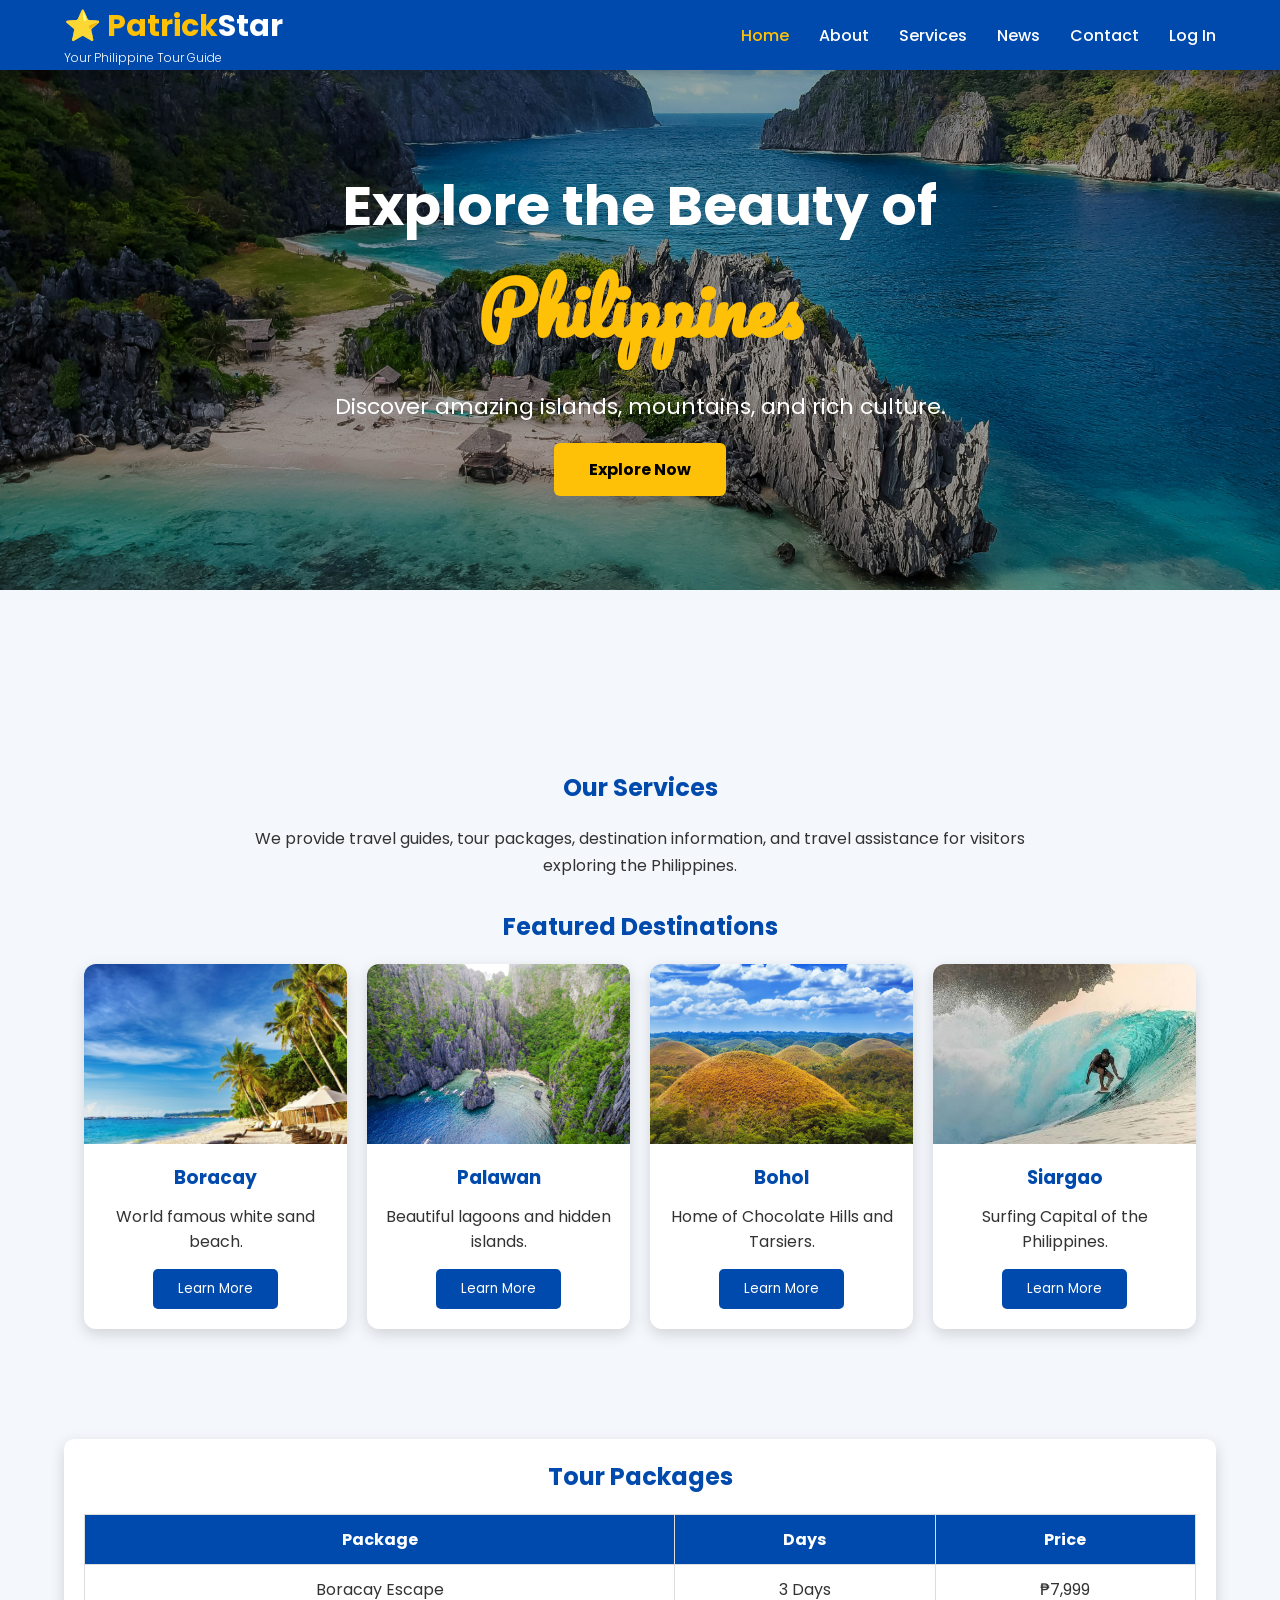
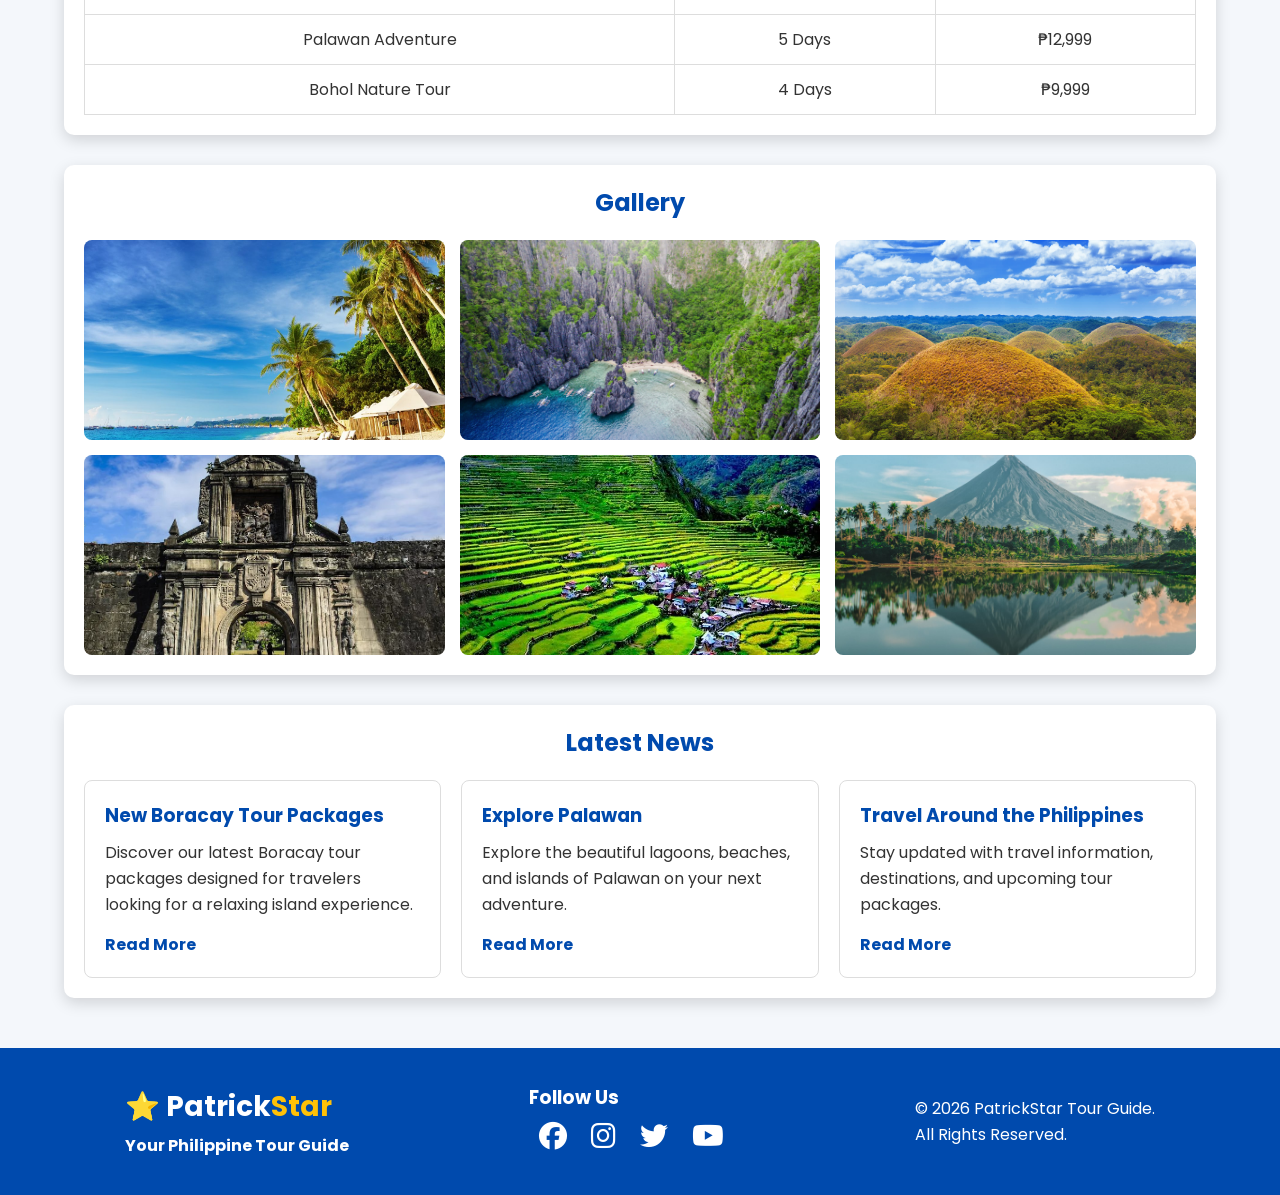
<file: index.html>
<!DOCTYPE html>
<html lang="en">
    <head>
        <meta charset="UTF-8">
        <meta name="viewport" content="width=device-width, initial-scale=1.0">
        <title>PatrickStar Tour Guide</title>

        <link rel="stylesheet" href="PatrickStarcss.css">
        
        <link href="https://fonts.googleapis.com/css2?family=Poppins:wght@300;400;500;600;700&family=Pacifico&display=swap" rel="stylesheet">
        <link rel="stylesheet" href=
            "https://cdnjs.cloudflare.com/ajax/libs/font-awesome/6.6.0/css/all.min.css">
    </head>

    <body>
        <!-- NAVIGATION -->
        <header>
            <nav class="navbar">
                <div class="logo">
                    ⭐ <span>Patrick</span>Star
                    <small>Your Philippine Tour Guide</small>
                </div>
                <ul class="nav-links">
                    <li><a href="index.html" class="active" aria-current="page">Home</a></li>
                    <li><a href="PSAbout.html">About</a></li>
                    <li><a href="PSServices.html">Services</a></li>
                    <li><a href="PSNews.html">News</a></li>
                    <li><a href="PSContact.html">Contact</a></li>
                    <li><a href="PSLogin.html">Log In</a></li>
                </ul>
            </nav>
        </header>

        <!-- HOME / HERO -->
        <section id="home" class="hero">
            <div class="overlay">
                <h1>Explore the Beauty of</h1>
                <h2>Philippines</h2>
                <p>
                    Discover amazing islands, mountains,
                    and rich culture.
                </p>
                <a href="PSServices.html" class="btn">Explore Now</a>
            </div>
        </section>

        <!-- SERVICES -->
        <section id="services" class="destinations">
            <h2>Our Services</h2>

            <p class="section-description">
                We provide travel guides, tour packages,
                destination information, and travel assistance
                for visitors exploring the Philippines.
            </p>

            <h2>Featured Destinations</h2>
            
            <div class="card-container">
                <!-- BORACAY -->
                <div class="card">
                    <img src="unique-boracay-island.jpg"
                        alt="Boracay Island">
                    <h3>Boracay</h3>
                    <p>World famous white sand beach.</p>
                    <button type="button"
                            data-modal-open="boracay-modal">
                        Learn More
                    </button>
                </div>

                <!-- PALAWAN -->
                <div class="card">
                    <img src="limestone-tower-forest-at-secret-lagoon-beach-miniloc-island-palawan-philippines.jpg"
                        alt="Palawan">
                    <h3>Palawan</h3>
                    <p>Beautiful lagoons and hidden islands.</p>
                    <button type="button"
                            data-modal-open="palawan-modal">
                        Learn More
                    </button>
                </div>

                <!-- BOHOL -->
                <div class="card">
                    <img src="domv31ccrsr0cco9tgqt.jpg"
                        alt="Bohol Chocolate Hills">
                    <h3>Bohol</h3>
                    <p>Home of Chocolate Hills and Tarsiers.</p>
                    <button type="button"
                            data-modal-open="bohol-modal">
                        Learn More
                    </button>
                </div>

                <!-- SIARGAO -->
                <div class="card">
                    <img src="surf-shot-instagram-siagao.jpg"
                        alt="Siargao">
                    <h3>Siargao</h3>
                    <p>Surfing Capital of the Philippines.</p>
                    <button type="button"
                            data-modal-open="siargao-modal">
                        Learn More
                    </button>
                </div>
            </div>
        </section>

        <!-- TOUR PACKAGES -->
        <section class="lower">
            <div id="packages" class="packages">
                <h2>Tour Packages</h2>
                <table>
                    <tr>
                        <th>Package</th>
                        <th>Days</th>
                        <th>Price</th>
                    </tr>
                    <tr>
                        <td>Boracay Escape</td>
                        <td>3 Days</td>
                        <td>₱7,999</td>
                    </tr>
                    <tr>
                        <td>Palawan Adventure</td>
                        <td>5 Days</td>
                        <td>₱12,999</td>
                    </tr>
                    <tr>
                        <td>Bohol Nature Tour</td>
                        <td>4 Days</td>
                        <td>₱9,999</td>
                    </tr>
                </table>
            </div>

            <!-- GALLERY -->
            <div id="gallery" class="gallery">
                <h2>Gallery</h2>
                <div class="gallery-grid">
                    <img src="unique-boracay-island.jpg" alt="Boracay">
                    <img src="limestone-tower-forest-at-secret-lagoon-beach-miniloc-island-palawan-philippines.jpg" alt="Palawan">
                    <img src="domv31ccrsr0cco9tgqt.jpg" alt="Bohol">
                    <img src="fort-santiago.jpg" alt="Fort Santiago">
                    <img src="banaue-travelgeni.jpg" alt="Banaue Rice Terraces">
                    <img src="Hand-Luggage-Only-10-5.jpg" alt="Philippine Landscape">
                </div>
            </div>

            <!-- NEWS -->
            <div id="news" class="news">
                <h2>Latest News</h2>
                <div class="news-container">
                    <div class="news-card">
                        <h3>New Boracay Tour Packages</h3>
                        <p>
                            Discover our latest Boracay tour
                            packages designed for travelers
                            looking for a relaxing island experience.
                        </p>
                        <a href="PSNews.html">Read More</a>
                    </div>
                    <div class="news-card">
                        <h3>Explore Palawan</h3>
                        <p>
                            Explore the beautiful lagoons,
                            beaches, and islands of Palawan
                            on your next adventure.
                        </p>
                        <a href="PSNews.html">Read More</a>
                    </div>
                    <div class="news-card">
                        <h3>Travel Around the Philippines</h3>
                        <p>
                            Stay updated with travel information,
                            destinations, and upcoming tour packages.
                        </p>
                        <a href="PSNews.html">Read More</a>
                    </div>
                </div>
            </div>
        </section>

        <!-- FOOTER -->
        <footer>
            <div class="footer-logo">
                ⭐ Patrick<span>Star</span>
                <p>Your Philippine Tour Guide</p>
            </div>
            <div class="social">
                <h3>Follow Us</h3>
                <i class="fab fa-facebook"></i>
                <i class="fab fa-instagram"></i>
                <i class="fab fa-twitter"></i>
                <i class="fab fa-youtube"></i>
            </div>
            <div class="copyright">
                © 2026 PatrickStar Tour Guide.
                <br>
                All Rights Reserved.
            </div>
        </footer>

        <!-- BORACAY POP-UP -->
        <div class="destination-modal" id="boracay-modal"
            aria-hidden="true">
            <div class="modal-content" role="dialog"
                aria-modal="true" aria-labelledby="boracay-title">
                <button class="modal-close" type="button"
                        aria-label="Close pop-up">&times;</button>

                <h2 id="boracay-title">Discover Boracay</h2>
                <img class="modal-image"
                    src="unique-boracay-island.jpg"
                    alt="Boracay white sand beach">

                <p>
                    Boracay is a famous Philippine island known
                    for its white sand beaches, clear waters,
                    beautiful sunsets, and exciting island activities.
                </p>

                <h3>Places to Explore</h3>
                <ul>
                    <li><strong>White Beach:</strong> Enjoy the sand,
                        swimming, and spectacular sunsets.</li>
                    <li><strong>D'Mall:</strong> Explore shops,
                        restaurants, and local souvenirs.</li>
                    <li><strong>Bulabog Beach:</strong> Discover
                        water sports and a different coastal view.</li>
                </ul>

                <p class="modal-tip">
                    <strong>Travel tip:</strong> Bring sunscreen,
                    comfortable clothing, and beach essentials.
                </p>
            </div>
        </div>

        <!-- PALAWAN POP-UP -->
        <div class="destination-modal" id="palawan-modal"
            aria-hidden="true">
            <div class="modal-content" role="dialog"
                aria-modal="true" aria-labelledby="palawan-title">
                <button class="modal-close" type="button"
                        aria-label="Close pop-up">&times;</button>
                <h2 id="palawan-title">Discover Palawan</h2>
                <img class="modal-image"
                    src="limestone-tower-forest-at-secret-lagoon-beach-miniloc-island-palawan-philippines.jpg"
                    alt="Palawan limestone cliffs and lagoon">
                <p>
                    Palawan is celebrated for its limestone cliffs,
                    turquoise lagoons, hidden beaches, and rich
                    marine life. It is an excellent destination
                    for nature lovers and island explorers.
                </p>
                <h3>Places to Explore</h3>
                <ul>
                    <li><strong>El Nido:</strong> Explore lagoons,
                        limestone formations, and island-hopping routes.</li>
                    <li><strong>Coron:</strong> Discover scenic lakes,
                        snorkeling spots, and clear waters.</li>
                    <li><strong>Puerto Princesa:</strong> Visit the city
                        and explore the famous underground river area.</li>
                </ul>
                <p class="modal-tip">
                    <strong>Travel tip:</strong> Book popular boat tours
                    in advance and bring waterproof bags for your items.
                </p>
            </div>
        </div>

        <!-- BOHOL POP-UP -->
        <div class="destination-modal" id="bohol-modal"
            aria-hidden="true">
            <div class="modal-content" role="dialog"
                aria-modal="true" aria-labelledby="bohol-title">
                <button class="modal-close" type="button"
                        aria-label="Close pop-up">&times;</button>
                <h2 id="bohol-title">Discover Bohol</h2>
                <img class="modal-image"
                    src="domv31ccrsr0cco9tgqt.jpg"
                    alt="Bohol Chocolate Hills">
                <p>
                    Bohol is known for its unusual Chocolate Hills,
                    tiny tarsiers, countryside scenery, and beautiful
                    beaches. It offers a mix of nature, culture,
                    and family-friendly sightseeing.
                </p>
                <h3>Places to Explore</h3>
                <ul>
                    <li><strong>Chocolate Hills:</strong> See the
                        island's famous cone-shaped hills.</li>
                    <li><strong>Tarsier Conservation Areas:</strong>
                        Learn about the small native primates.</li>
                    <li><strong>Panglao Island:</strong> Enjoy beaches,
                        snorkeling, and coastal views.</li>
                </ul>
                <p class="modal-tip">
                    <strong>Travel tip:</strong> Plan time for the
                    countryside attractions and wear comfortable shoes.
                </p>
            </div>
        </div>

        <!-- SIARGAO POP-UP -->
        <div class="destination-modal" id="siargao-modal"
            aria-hidden="true">
            <div class="modal-content" role="dialog"
                aria-modal="true" aria-labelledby="siargao-title">
                <button class="modal-close" type="button"
                        aria-label="Close pop-up">&times;</button>
                <h2 id="siargao-title">Discover Siargao</h2>
                <img class="modal-image"
                    src="surf-shot-instagram-siagao.jpg"
                    alt="Siargao island and surfing">
                <p>
                    Siargao is famous for surfing, palm-lined roads,
                    natural pools, and relaxed island life. Visitors
                    can enjoy both outdoor adventures and peaceful
                    coastal scenery.
                </p>
                <h3>Places to Explore</h3>
                <ul>
                    <li><strong>Cloud 9:</strong> Visit the island's
                        well-known surfing area.</li>
                    <li><strong>Magpupungko Rock Pools:</strong>
                        See natural tidal pools when conditions allow.</li>
                    <li><strong>Sugba Lagoon:</strong> Enjoy the
                        beautiful lagoon and its surrounding scenery.</li>
                </ul>
                <p class="modal-tip">
                    <strong>Travel tip:</strong> Check tide and weather
                    conditions before visiting natural pools or joining
                    water activities.
                </p>
            </div>
        </div>

        <!-- POP-UP JAVASCRIPT -->
        <script src="PatrickStarjs.js" defer></script>
    </body>
</html>
</file>
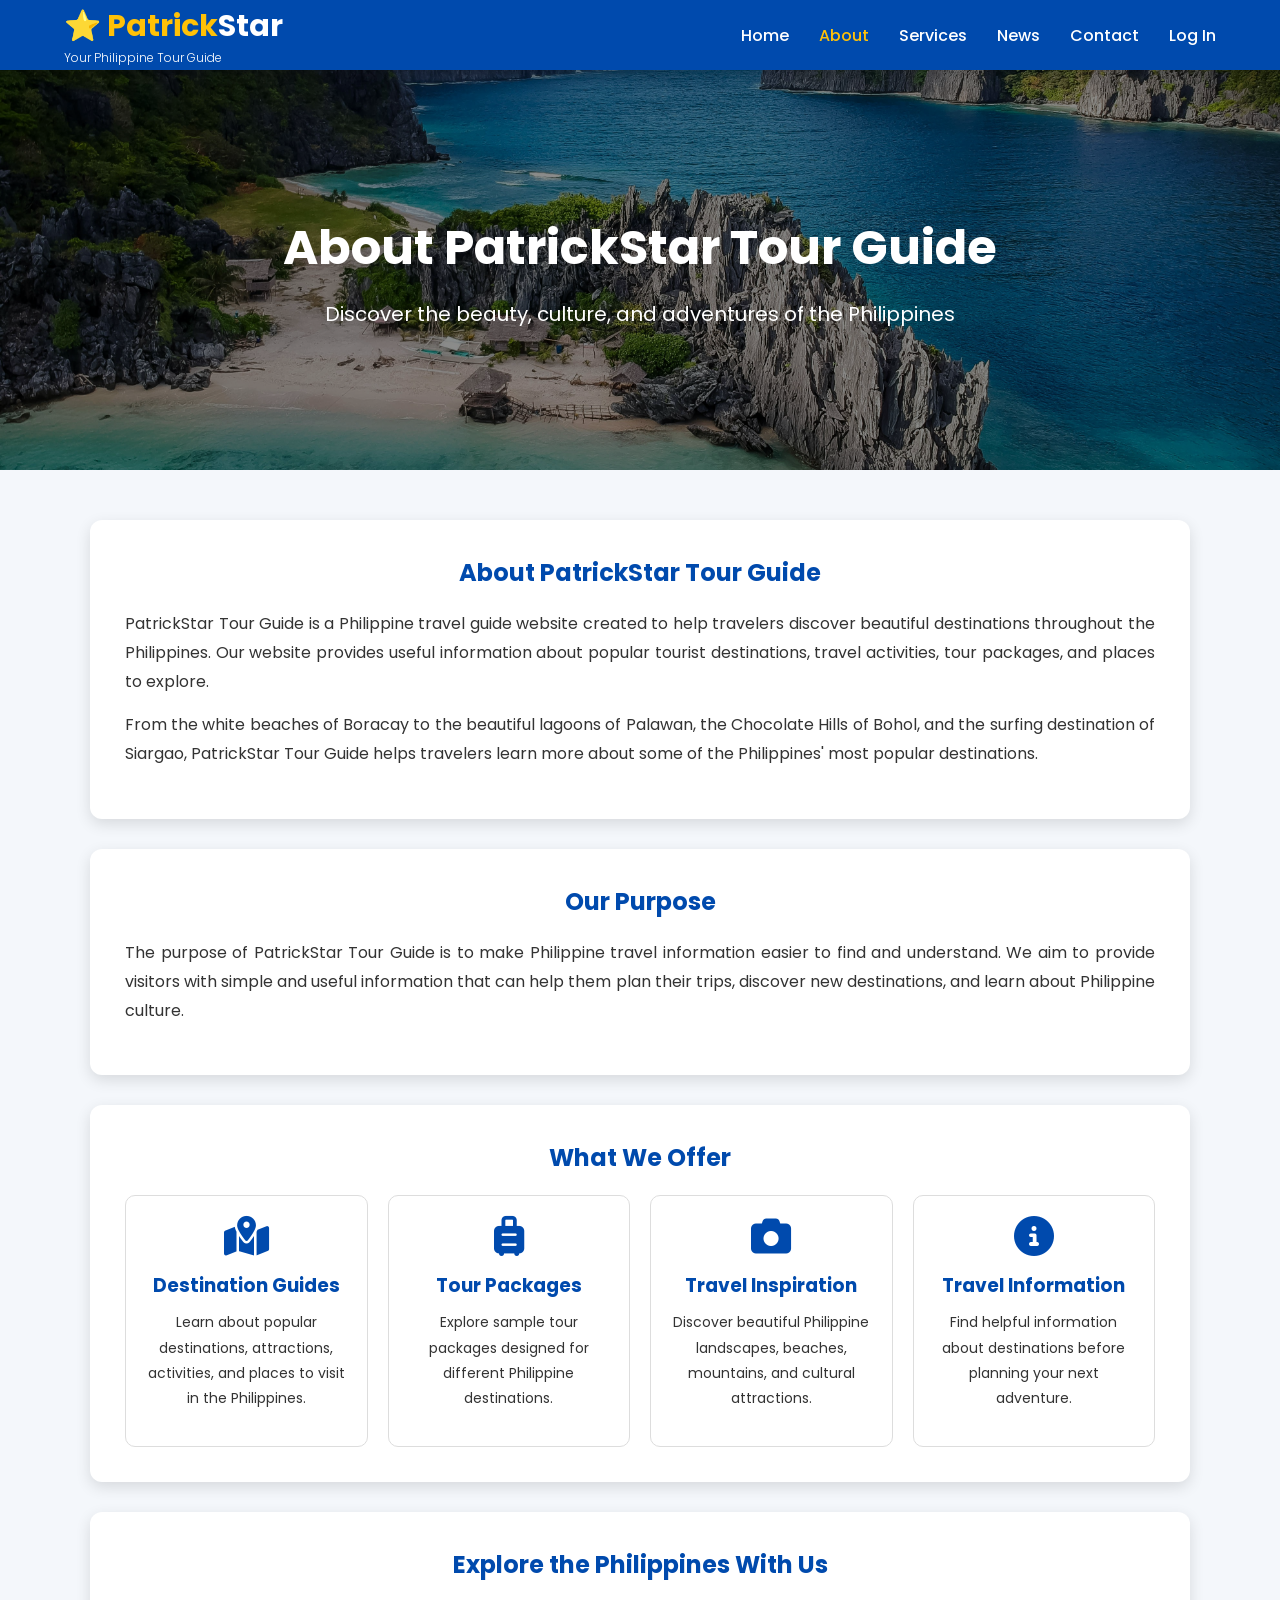
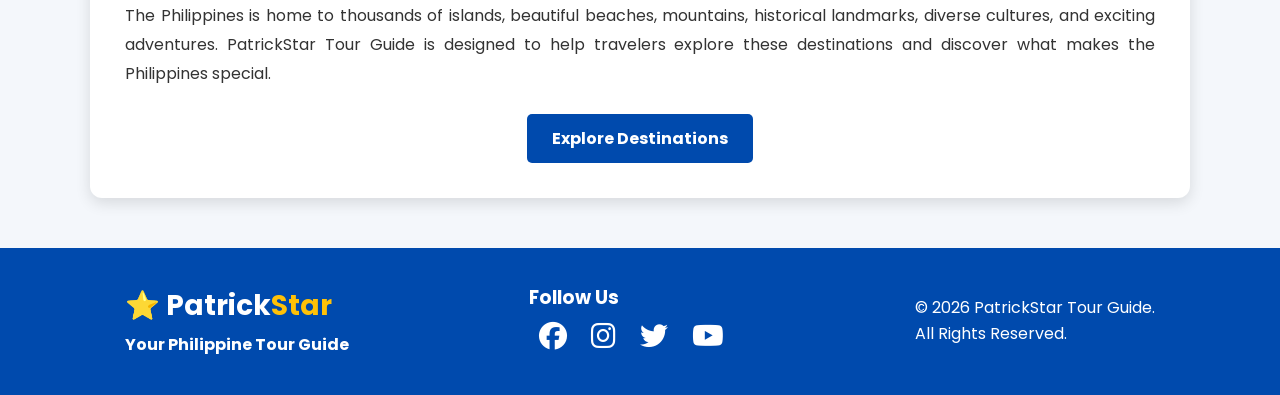
<file: PSAbout.html>
<!DOCTYPE html>
<html lang="en">
    <head>
        <meta charset="UTF-8">
        <meta name="viewport" content="width=device-width, initial-scale=1.0">
        <title>About Us | PatrickStar Tour Guide</title>

        <link rel="stylesheet"href= "PatrickStarcss.css">

        <link href="https://fonts.googleapis.com/css2?family=Poppins:wght@300;400;500;600;700&family=Pacifico&display=swap"rel="stylesheet">
        <link rel="stylesheet"href="
            https://cdnjs.cloudflare.com/ajax/libs/font-awesome/6.6.0/css/all.min.css">
    </head>

    <body>
        <!-- NAVIGATION -->
        <header>
        <nav class="navbar">
            <div class="logo">
                ⭐ <span>Patrick</span>Star
                <small> Your Philippine Tour Guide </small>
            </div>
            <ul class="nav-links">
                <li><a href="index.html">Home</a></li>
                <li><a href="PSAbout.html" class="active" aria-current="page">About</a></li>
                <li><a href="PSServices.html">Services</a></li>
                <li><a href="PSNews.html">News</a></li>
                <li><a href="PSContact.html">Contact</a></li>
                <li><a href="PSLogin.html">Log In</a></li>
            </ul>
        </nav>
    </header>
    <!-- ABOUT HERO -->
     <section class="about-hero"> 
        <div class="about-overlay">
            <h1>
                About PatrickStar Tour Guide
            </h1>
            <p> Discover the beauty, culture, and adventures of the Philippines</p>
        </div> </section>
    <!-- ABOUT CONTENT -->
     <section class="about-content">
        <div class="about-box">
            <h2> About PatrickStar Tour Guide </h2>
            <p>
                PatrickStar Tour Guide is a Philippine travel guide website created to help travelers discover beautiful destinations throughout 
                the Philippines. Our website provides useful information about popular tourist destinations, travel activities, tour packages, and 
                places to explore.
            </p>
            <p> From the white beaches of Boracay to the beautiful lagoons of Palawan, the Chocolate Hills of Bohol, and the surfing destination 
                of Siargao, PatrickStar Tour Guide helps travelers learn more about some of the Philippines' most popular destinations.
            </p>
        </div>
        
        <div class="about-box">
            <h2>Our Purpose</h2>
            <p>
                The purpose of PatrickStar Tour Guide is to make Philippine travel information easier to find and understand. We aim to provide 
                visitors with simple and useful information that can help them plan their trips, discover new destinations, and learn about
                Philippine culture.
            </p>
        </div>
        
        <div class="about-box">
            <h2>What We Offer</h2>
            <div class="about-features">
                <div class="feature">
                    <i class="fas fa-map-location-dot"></i>
                    <h3>Destination Guides</h3>
                    <p>
                        Learn about popular
                        destinations, attractions,
                        activities, and places to visit
                        in the Philippines.
                    </p>
                </div>
                
                <div class="feature">
                    <i class="fas fa-suitcase-rolling"></i>
                    <h3>Tour Packages</h3>
                    <p>
                        Explore sample tour
                        packages designed for
                        different Philippine
                        destinations.
                    </p>
                </div>
                
                <div class="feature">
                    <i class="fas fa-camera"></i>
                    <h3>Travel Inspiration</h3>
                    <p>
                        Discover beautiful Philippine
                        landscapes, beaches,
                        mountains, and cultural
                        attractions.
                    </p>
                </div>
                
                <div class="feature">
                    <i class="fas fa-circle-info"></i>
                    <h3>Travel Information</h3>
                    <p>
                        Find helpful information
                        about destinations before
                        planning your next 
                        adventure.
                    </p>
                </div>
            </div>
        </div>
        <div class="about-box">
            <h2>Explore the Philippines With Us</h2>
            <p>
                The Philippines is home to thousands of islands, beautiful beaches, mountains, historical landmarks, diverse cultures, and
                exciting adventures. PatrickStar Tour Guide is designed to help travelers explore these destinations and discover what makes the
                Philippines special.
            </p>
            <a href="PSServices.html" class="about-button">Explore Destinations</a>
        </div>
    </section>
    
    <!-- FOOTER -->
     <footer>
        <div class="footer-logo">
            ⭐ Patrick<span>Star</span>
            <p>Your Philippine Tour Guide</p>
        </div>
        <div class="social">
            <h3>Follow Us</h3>
            <i class="fab fa-facebook"></i>
            <i class="fab fa-instagram"></i>
            <i class="fab fa-twitter"></i>
            <i class="fab fa-youtube"></i>
        </div>
        <div class="copyright">
            © 2026 PatrickStar Tour Guide.
            <br>
            All Rights Reserved.
        </div>
        </footer>
    </body>
</html>
</file>
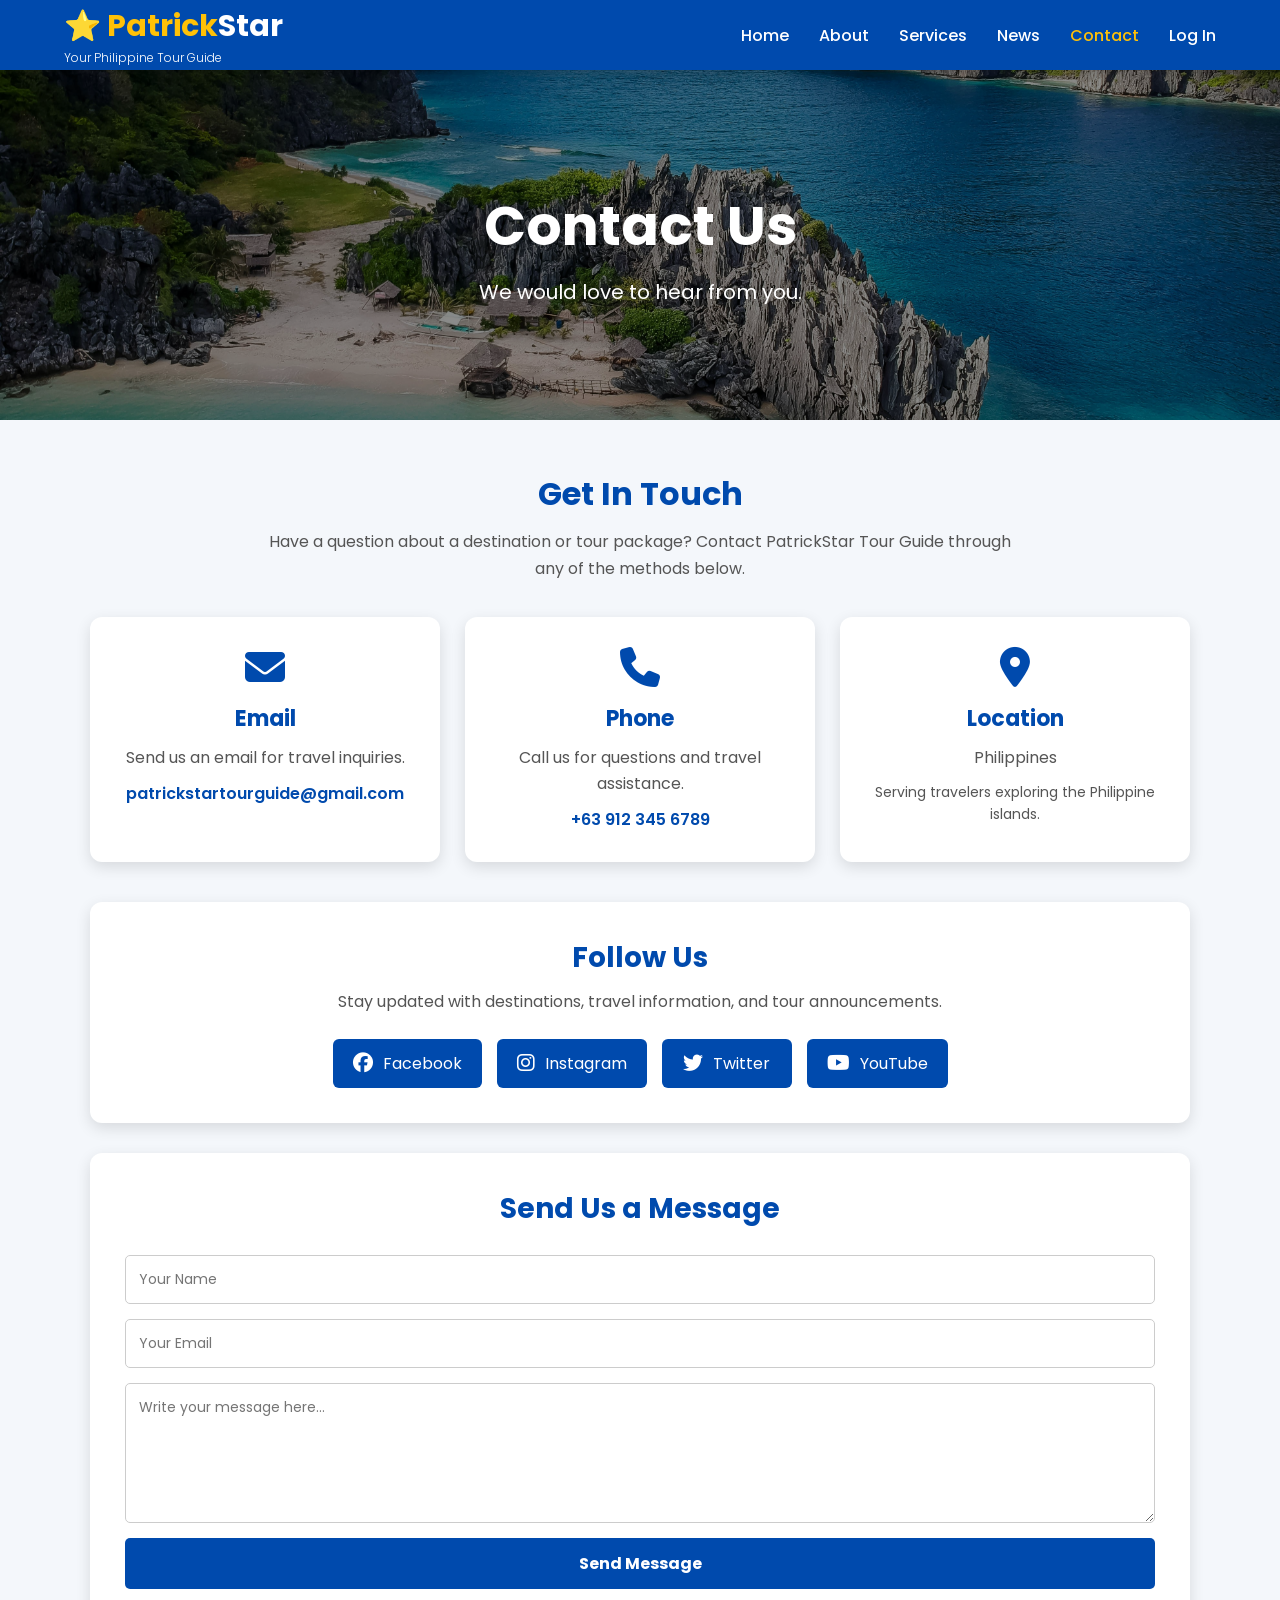
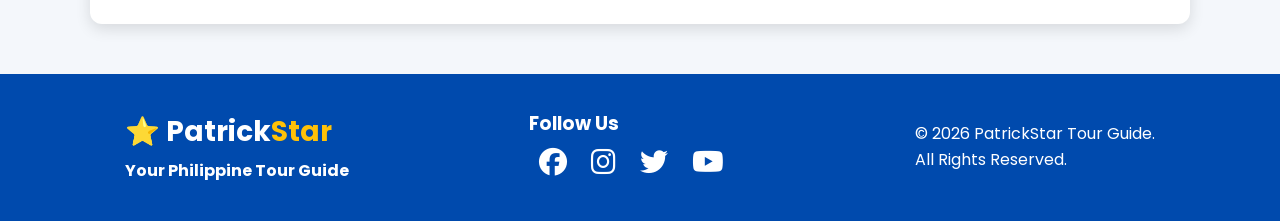
<file: PSContact.html>
<!DOCTYPE html>
<html lang="en">
    <head>
        <meta charset="UTF-8">
        <meta name="viewport" content="width=device-width, initial-scale=1.0">
        <title>Contact Us | PatrickStar Tour Guide</title>
        <link rel="stylesheet" href="PatrickStarcss.css">
        <link href="https://fonts.googleapis.com/css2?family=Poppins:wght@300;400;500;600;700&family=Pacifico&display=swap" rel="stylesheet">
        <link rel="stylesheet" href="https://cdnjs.cloudflare.com/ajax/libs/font-awesome/6.6.0/css/all.min.css">
    </head>

    <body>
        <!-- NAVIGATION -->
        <header>
            <nav class="navbar">
                <div class="logo">
                    ⭐ <span>Patrick</span>Star
                    <small>Your Philippine Tour Guide</small>
                </div>
                <ul class="nav-links">
                    <li><a href="index.html">Home</a></li>
                    <li><a href="PSAbout.html">About</a></li>
                    <li><a href="PSServices.html">Services</a></li>
                    <li><a href="PSNews.html">News</a></li>
                    <li><a href="PSContact.html" class="active" aria-current="page">Contact</a></li>
                    <li><a href="PSLogin.html">Log In</a></li>
                </ul>
            </nav>
        </header>
        <!-- CONTACT HERO -->
        <section class="contact-hero">
            <div class="contact-overlay">
                <h1>
                    Contact Us
                </h1>
                <p>
                    We would love to hear from you.
                </p>
            </div>
        </section>
        <!-- CONTACT CONTENT -->
        <section class="contact-page">
            <h2>
                Get In Touch
            </h2>
            <p class="contact-description">
                Have a question about a destination or tour package?
                Contact PatrickStar Tour Guide through any of the
                methods below.
            </p>
            <div class="contact-container">
                <!-- EMAIL -->
                <div class="contact-card">
                    <i class="fas fa-envelope"></i>
                    <h3>
                        Email
                    </h3>
                    <p>
                        Send us an email for travel inquiries.
                    </p>
                    <a href="mailto:patrickstartourguide@gmail.com">
                        patrickstartourguide@gmail.com
                    </a>
                </div>
                <!-- PHONE -->
                <div class="contact-card">
                    <i class="fas fa-phone"></i>
                    <h3>
                        Phone
                    </h3>
                    <p>
                        Call us for questions and travel assistance.
                    </p>
                    <a href="tel:+639123456789">
                        +63 912 345 6789
                    </a>
                </div>
                <!-- LOCATION -->
                <div class="contact-card">
                    <i class="fas fa-location-dot"></i>
                    <h3>
                        Location
                    </h3>
                    <p>
                        Philippines
                    </p>
                    <span>
                        Serving travelers exploring
                        the Philippine islands.
                    </span>
                </div>
            </div>
            <!-- SOCIAL MEDIA -->
            <div class="social-section">
                <h2>
                    Follow Us
                </h2>
                <p>
                    Stay updated with destinations,
                    travel information, and tour announcements.
                </p>
                <div class="social-links">
                    <a href="#" class="facebook">
                        <i class="fab fa-facebook"></i>
                        Facebook
                    </a>
                    <a href="#" class="instagram">
                        <i class="fab fa-instagram"></i>
                        Instagram
                    </a>
                    <a href="#" class="twitter">
                        <i class="fab fa-twitter"></i>
                        Twitter
                    </a>
                    <a href="#" class="youtube">
                        <i class="fab fa-youtube"></i>
                        YouTube
                    </a>
                </div>
            </div>
            <!-- INQUIRY FORM -->
            <div class="contact-form-box">
                <h2>
                    Send Us a Message
                </h2>
                <form>
                    <input type="text"placeholder="Your Name"required>
                    <input type="email"placeholder="Your Email"required>
                    <textarea placeholder="Write your message here..."required></textarea>
                    <button type="submit">Send Message</button>
                </form>
            </div>
        </section>
        <!-- FOOTER -->
        <footer>
            <div class="footer-logo">
                ⭐ Patrick<span>Star</span>
                <p>
                    Your Philippine Tour Guide
                </p>
            </div>
            <div class="social">
                <h3>
                    Follow Us
                </h3>
                <i class="fab fa-facebook"></i>
                <i class="fab fa-instagram"></i>
                <i class="fab fa-twitter"></i>
                <i class="fab fa-youtube"></i>
            </div>
            <div class="copyright">
                © 2026 PatrickStar Tour Guide.
                <br>
                All Rights Reserved.
            </div>
        </footer>
    </body>
</html>
</file>
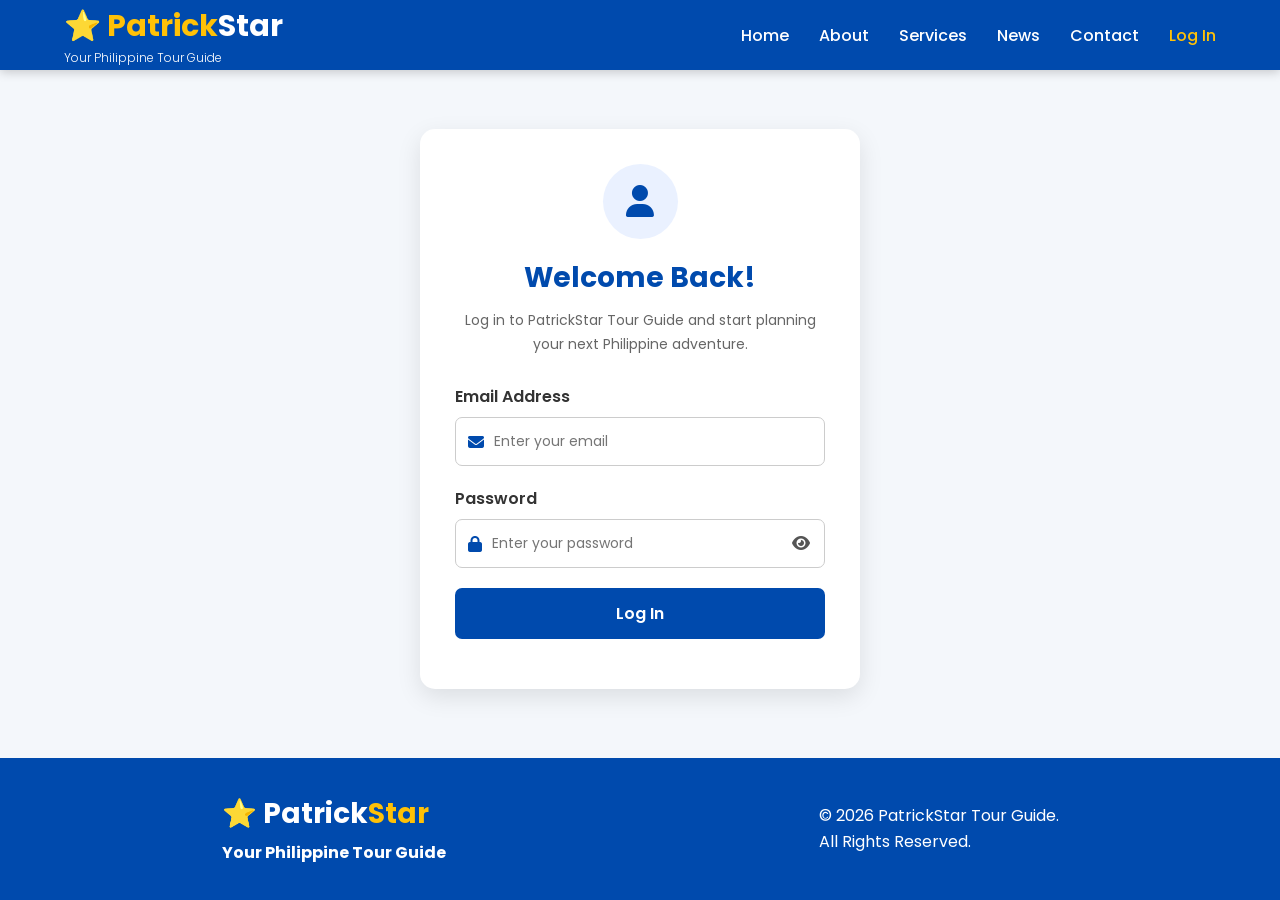
<file: PSLogin.html>
<!DOCTYPE html>
<html lang="en">
<head>
    <meta charset="UTF-8">
    <meta name="viewport" content="width=device-width, initial-scale=1.0">

    <title>Log In | PatrickStar Tour Guide</title>

    <link rel="stylesheet" href="PatrickStarcss.css">

    <link href="https://fonts.googleapis.com/css2?family=Poppins:wght@300;400;500;600;700&family=Pacifico&display=swap"
          rel="stylesheet">

    <link rel="stylesheet"
          href="https://cdnjs.cloudflare.com/ajax/libs/font-awesome/6.6.0/css/all.min.css">
</head>

<body class="login-page">

    <!-- HEADER -->
    <header>
        <nav class="navbar">
            <div class="logo">
                ⭐ <span>Patrick</span>Star
                <small>Your Philippine Tour Guide</small>
            </div>

            <ul class="nav-links">
                <li><a href="index.html">Home</a></li>
                <li><a href="PSAbout.html">About</a></li>
                <li><a href="PSServices.html">Services</a></li>
                <li><a href="PSNews.html">News</a></li>
                <li><a href="PSContact.html">Contact</a></li>
                <li><a href="PSLogin.html" class="active" aria-current="page">Log In</a></li>
            </ul>
        </nav>
    </header>

    <!-- LOGIN FORM -->
    <main class="login-wrapper">
        <section class="login-card">

            <div class="login-icon">
                <i class="fa-solid fa-user"></i>
            </div>

            <h1>Welcome Back!</h1>

            <p class="login-description">
                Log in to PatrickStar Tour Guide and start
                planning your next Philippine adventure.
            </p>

            <form id="loginForm">

                <div class="login-input-group">
                    <label for="email">Email Address</label>

                    <div class="login-input-box">
                        <i class="fa-solid fa-envelope"></i>

                        <input
                            type="email"
                            id="email"
                            name="email"
                            placeholder="Enter your email"
                            autocomplete="username"
                            required>
                    </div>
                </div>

                <div class="login-input-group">
                    <label for="password">Password</label>

                    <div class="login-input-box">
                        <i class="fa-solid fa-lock"></i>

                        <input
                            type="password"
                            id="password"
                            name="password"
                            placeholder="Enter your password"
                            autocomplete="current-password"
                            required>

                        <button
                            type="button"
                            id="togglePassword"
                            class="toggle-password"
                            aria-label="Show password"
                            aria-pressed="false">
                            <i class="fa-solid fa-eye"></i>
                        </button>
                    </div>
                </div>

                <button type="submit" class="login-button">
                    Log In
                </button>

                <p id="loginMessage"
                   class="login-message"
                   role="status"
                   aria-live="polite"></p>
            </form>
        </section>
    </main>

    <!-- FOOTER -->
    <footer>
        <div class="footer-logo">
            ⭐ Patrick<span>Star</span>
            <p>Your Philippine Tour Guide</p>
        </div>

        <div class="copyright">
            © 2026 PatrickStar Tour Guide.
            <br>
            All Rights Reserved.
        </div>
    </footer>

    <script src="PatrickStarjs.js" defer></script>

</body>
</html>
</file>
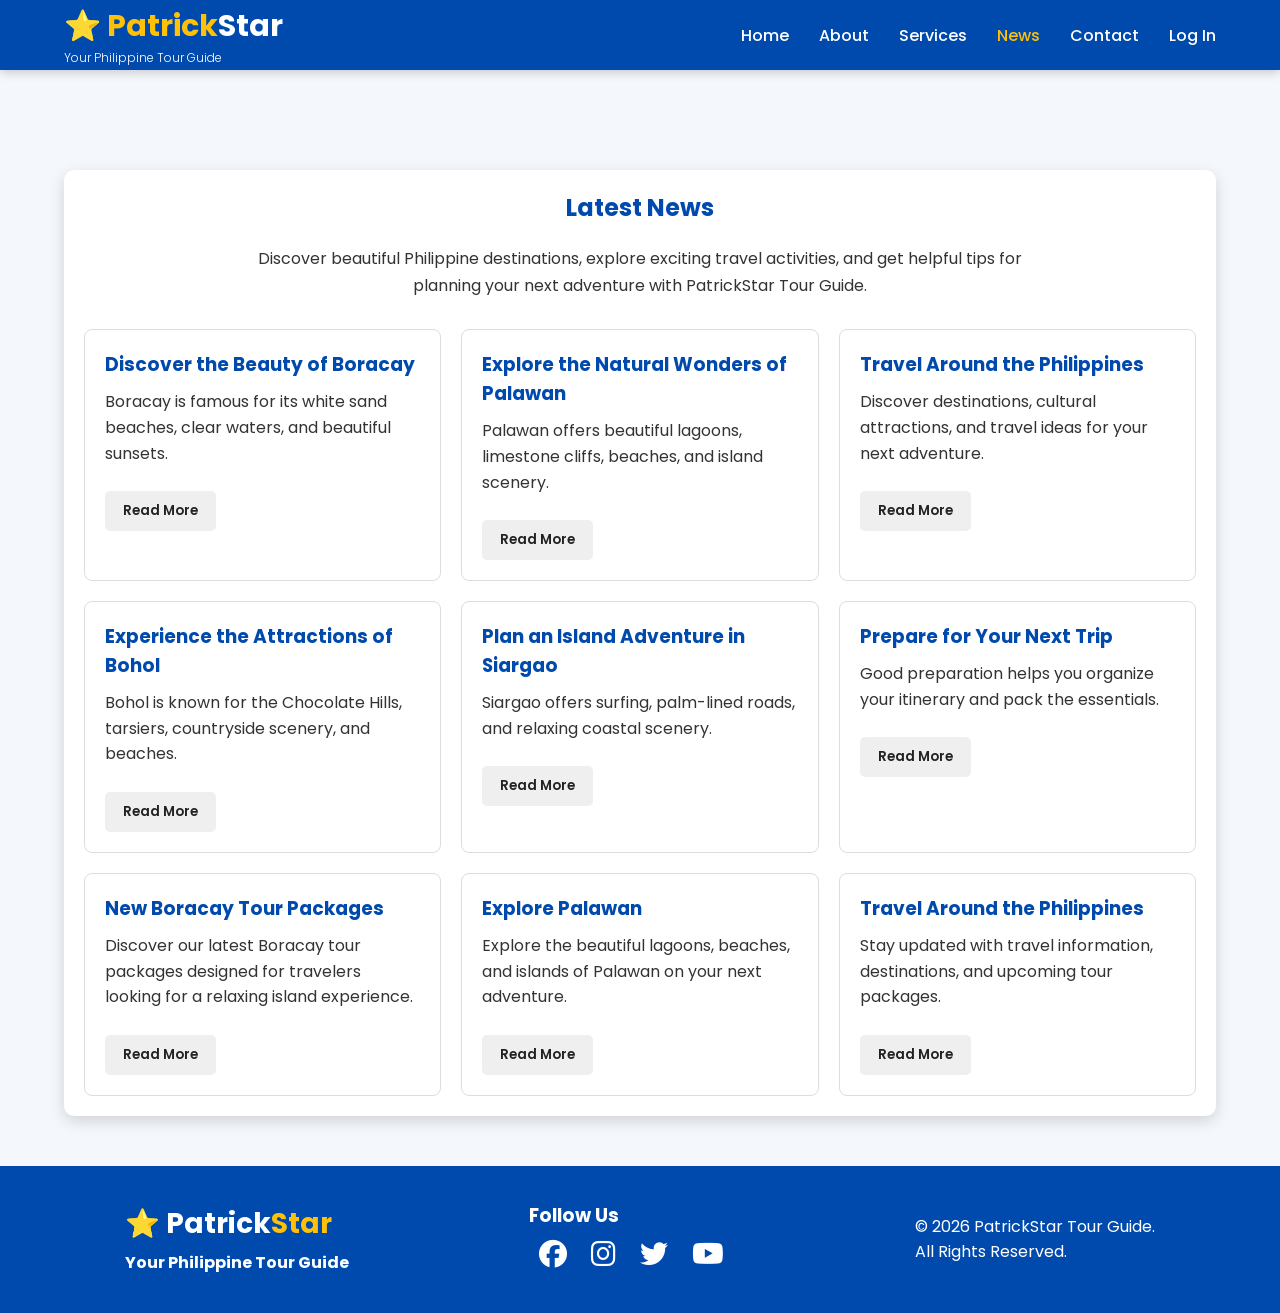
<file: PSNews.html>
<!DOCTYPE html>
<html lang="en">
    <head>
        <meta charset="UTF-8">
        <meta name="viewport" content="width=device-width, initial-scale=1.0">
        <title>Latest News | PatrickStar Tour Guide</title>

        <link rel="stylesheet" href="PatrickStarcss.css">
        
        <link href="https://fonts.googleapis.com/css2?family=Poppins:wght@300;400;500;600;700&family=Pacifico&display=swap" rel="stylesheet">
        <link rel="stylesheet"
            href="https://cdnjs.cloudflare.com/ajax/libs/font-awesome/6.6.0/css/all.min.css">
    </head>

    <body>
        <!-- NAVIGATION -->
        <header>
            <nav class="navbar">
                <div class="logo">
                    ⭐ <span>Patrick</span>Star
                    <small>Your Philippine Tour Guide</small>
                </div>

                <ul class="nav-links">
                    <li><a href="index.html">Home</a></li>
                    <li><a href="PSAbout.html">About</a></li>
                    <li><a href="PSServices.html">Services</a></li>
                    <li><a href="PSNews.html" class="active" aria-current="page">News</a></li>
                    <li><a href="PSContact.html">Contact</a></li>
                    <li><a href="PSLogin.html">Log In</a></li>
                </ul>
            </nav>
        </header>

        <!-- LATEST NEWS -->
        <section class="lower news-page">
            <div class="news">
                <h2>Latest News</h2>

                <p class="section-description">
                    Discover beautiful Philippine destinations, explore
                    exciting travel activities, and get helpful tips for
                    planning your next adventure with PatrickStar Tour Guide.
                </p>

                <div class="news-container">
                    <!-- NEWS 1 -->
                    <div class="news-card">
                        <h3>Discover the Beauty of Boracay</h3>
                        <p>
                            Boracay is famous for its white sand beaches,
                            clear waters, and beautiful sunsets.
                        </p>

                        <div class="news-details">
                            <p>
                                Visitors can enjoy beach walks, swimming,
                                island activities, and local dining.
                                Plan ahead and confirm current travel
                                schedules and activity availability.
                            </p>
                        </div>

                        <button type="button" onclick="toggleNews(this)"
                                aria-expanded="false">
                            Read More
                        </button>
                    </div>

                    <!-- NEWS 2 -->
                    <div class="news-card">
                        <h3>Explore the Natural Wonders of Palawan</h3>
                        <p>
                            Palawan offers beautiful lagoons, limestone
                            cliffs, beaches, and island scenery.
                        </p>

                        <div class="news-details">
                            <p>
                                Travelers can explore island-hopping
                                opportunities and nature attractions.
                                Follow local guidelines and help protect
                                the environment during your visit.
                            </p>
                        </div>

                        <button type="button" onclick="toggleNews(this)"
                                aria-expanded="false">
                            Read More
                        </button>
                    </div>

                    <!-- NEWS 3 -->
                    <div class="news-card">
                        <h3>Travel Around the Philippines</h3>
                        <p>
                            Discover destinations, cultural attractions,
                            and travel ideas for your next adventure.
                        </p>

                        <div class="news-details">
                            <p>
                                Research transportation, accommodation,
                                weather, and local visitor guidelines
                                before your journey. Planning ahead can
                                help make your trip smoother.
                            </p>
                        </div>

                        <button type="button" onclick="toggleNews(this)"
                                aria-expanded="false">
                            Read More
                        </button>
                    </div>

                    <!-- NEWS 4 -->
                    <div class="news-card">
                        <h3>Experience the Attractions of Bohol</h3>
                        <p>
                            Bohol is known for the Chocolate Hills,
                            tarsiers, countryside scenery, and beaches.
                        </p>

                        <div class="news-details">
                            <p>
                                Visitors can explore natural attractions
                                and learn about local culture. Check
                                current visitor rules before visiting
                                conservation areas.
                            </p>
                        </div>

                        <button type="button" onclick="toggleNews(this)"
                                aria-expanded="false">
                            Read More
                        </button>
                    </div>

                    <!-- NEWS 5 -->
                    <div class="news-card">
                        <h3>Plan an Island Adventure in Siargao</h3>
                        <p>
                            Siargao offers surfing, palm-lined roads,
                            and relaxing coastal scenery.
                        </p>

                        <div class="news-details">
                            <p>
                                Check weather and sea conditions before
                                joining water activities. Respect local
                                communities and follow safety instructions.
                            </p>
                        </div>

                        <button type="button" onclick="toggleNews(this)"
                                aria-expanded="false">
                            Read More
                        </button>
                    </div>

                    <!-- NEWS 6 -->
                    <div class="news-card">
                        <h3>Prepare for Your Next Trip</h3>
                        <p>
                            Good preparation helps you organize your
                            itinerary and pack the essentials.
                        </p>

                        <div class="news-details">
                            <p>
                                Check the weather forecast, confirm
                                reservations, prepare suitable clothing,
                                and keep your belongings secure while
                                traveling.
                            </p>
                        </div>

                        <button type="button" onclick="toggleNews(this)"
                                aria-expanded="false">
                            Read More
                        </button>
                    </div>

                    <!-- NEWS -->
                    <div class="news-card">
                        <h3>New Boracay Tour Packages</h3>
                        <p>
                            Discover our latest Boracay tour
                            packages designed for travelers
                            looking for a relaxing island experience.
                        </p>

                        <div class="news-details">
                            <p>
                                Check the weather forecast, confirm
                                reservations, prepare suitable clothing,
                                and keep your belongings secure while
                                traveling.
                            </p>
                        </div>

                        <button type="button" onclick="toggleNews(this)"
                                aria-expanded="false">
                            Read More
                        </button>
                    </div>

                    <div class="news-card">
                        <h3>Explore Palawan</h3>
                        <p>
                            Explore the beautiful lagoons,
                            beaches, and islands of Palawan
                            on your next adventure.
                        </p>

                        <div class="news-details">
                            <p>
                                Check the weather forecast, confirm
                                reservations, prepare suitable clothing,
                                and keep your belongings secure while
                                traveling.
                            </p>
                        </div>

                        <button type="button" onclick="toggleNews(this)"
                                aria-expanded="false">
                            Read More
                        </button>
                    </div>
                    
                    <div class="news-card">
                        <h3>Travel Around the Philippines</h3>
                        <p>
                            Stay updated with travel information,
                            destinations, and upcoming tour packages.
                        </p>

                        <div class="news-details">
                            <p>
                                Check the weather forecast, confirm
                                reservations, prepare suitable clothing,
                                and keep your belongings secure while
                                traveling.
                            </p>
                        </div>
                        
                        <button type="button" onclick="toggleNews(this)"
                                aria-expanded="false">
                            Read More
                        </button>
                    </div>
                </div>
            </div>
        </section>

        <!-- FOOTER -->
        <footer>
            <div class="footer-logo">
                ⭐ Patrick<span>Star</span>
                <p>Your Philippine Tour Guide</p>
            </div>

            <div class="social">
                <h3>Follow Us</h3>
                <i class="fab fa-facebook"></i>
                <i class="fab fa-instagram"></i>
                <i class="fab fa-twitter"></i>
                <i class="fab fa-youtube"></i>
            </div>

            <div class="copyright">
                © 2026 PatrickStar Tour Guide.
                <br>
                All Rights Reserved.
            </div>
        </footer>
        <script src="PatrickStarjs.js" defer></script>
    </body>
</html>
</file>
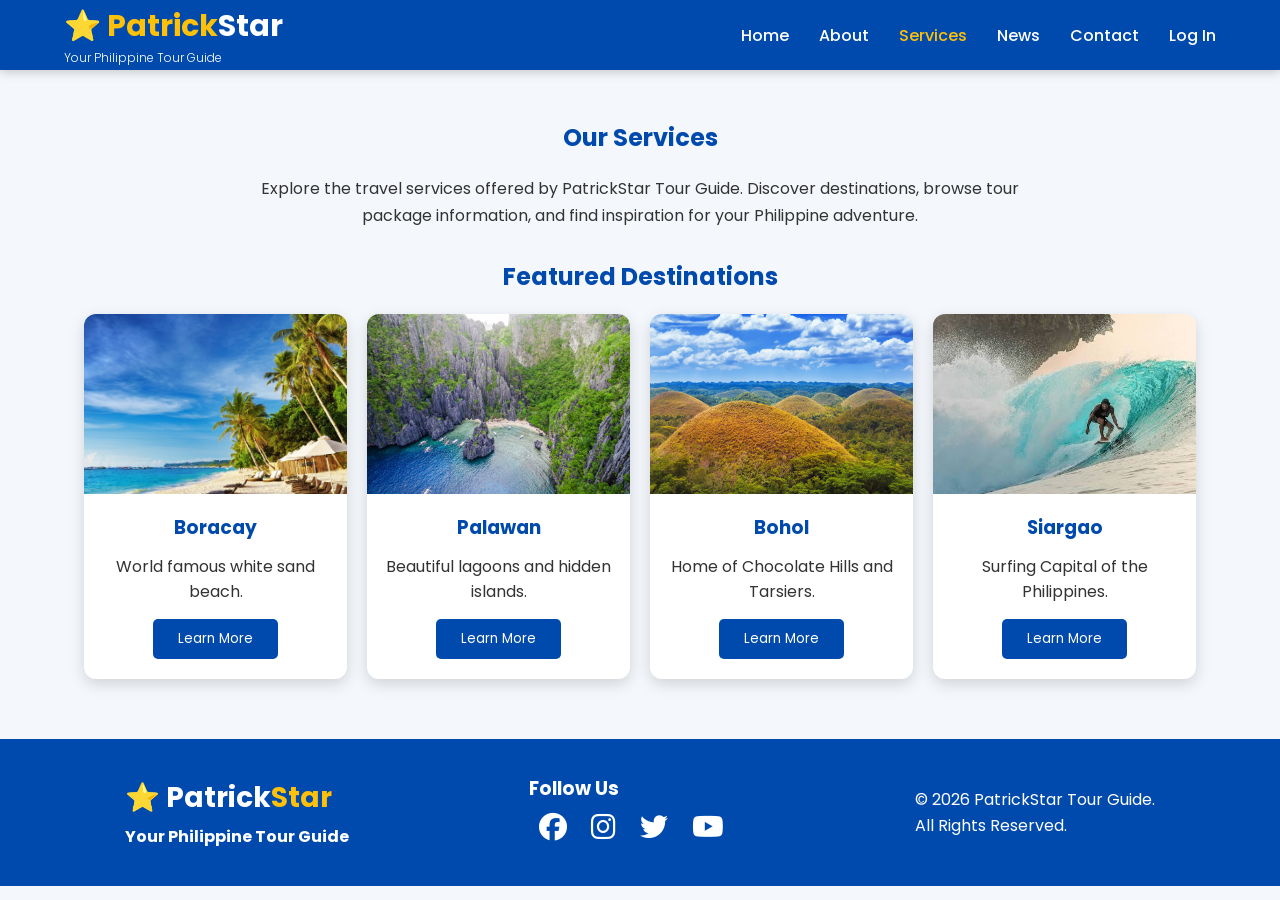
<file: PSServices.html>
<!DOCTYPE html>
<html lang="en">
    <head>
        <meta charset="UTF-8">
        <meta name="viewport" content="width=device-width, initial-scale=1.0">
        <title>Our Services | PatrickStar Tour Guide</title>

        <link rel="stylesheet" href="PatrickStarcss.css">

        <link href="https://fonts.googleapis.com/css2?family=Poppins:wght@300;400;500;600;700&family=Pacifico&display=swap" rel="stylesheet">
        <link rel="stylesheet"
            href="https://cdnjs.cloudflare.com/ajax/libs/font-awesome/6.6.0/css/all.min.css">
    </head>

    <body>
        <!-- NAVIGATION -->
        <header>
            <nav class="navbar">
                <div class="logo">
                    ⭐ <span>Patrick</span>Star
                    <small>Your Philippine Tour Guide</small>
                </div>

                <ul class="nav-links">
                    <li><a href="index.html">Home</a></li>
                    <li><a href="PSAbout.html">About</a></li>
                    <li><a href="PSServices.html" class="active" aria-current="page">Services</a></li>
                    <li><a href="PSNews.html">News</a></li>
                    <li><a href="PSContact.html">Contact</a></li>
                    <li><a href="PSLogin.html">Log In</a></li>
                </ul>
            </nav>
        </header>
        
        <!-- SERVICES -->
        <main>
            <section id="services" class="destinations">
                <h2>Our Services</h2>

                <p class="section-description">
                    Explore the travel services offered by PatrickStar Tour Guide.
                    Discover destinations, browse tour package information,
                    and find inspiration for your Philippine adventure.
                </p>

                <h2>Featured Destinations</h2>
                
                <div class="card-container">
                    <!-- BORACAY -->
                    <div class="card">
                        <img src="unique-boracay-island.jpg"
                            alt="Boracay Island">
                        <h3>Boracay</h3>
                        <p>World famous white sand beach.</p>
                        <button type="button"
                                data-modal-open="boracay-modal">
                            Learn More
                        </button>
                    </div>

                    <!-- PALAWAN -->
                    <div class="card">
                        <img src="limestone-tower-forest-at-secret-lagoon-beach-miniloc-island-palawan-philippines.jpg"
                            alt="Palawan">
                        <h3>Palawan</h3>
                        <p>Beautiful lagoons and hidden islands.</p>
                        <button type="button"
                                data-modal-open="palawan-modal">
                            Learn More
                        </button>
                    </div>

                    <!-- BOHOL -->
                    <div class="card">
                        <img src="domv31ccrsr0cco9tgqt.jpg"
                            alt="Bohol Chocolate Hills">
                        <h3>Bohol</h3>
                        <p>Home of Chocolate Hills and Tarsiers.</p>
                        <button type="button"
                                data-modal-open="bohol-modal">
                            Learn More
                        </button>
                    </div>

                    <!-- SIARGAO -->
                    <div class="card">
                        <img src="surf-shot-instagram-siagao.jpg"
                            alt="Siargao">
                        <h3>Siargao</h3>
                        <p>Surfing Capital of the Philippines.</p>
                        <button type="button"
                                data-modal-open="siargao-modal">
                            Learn More
                        </button>
                    </div>
                </div>
            </section>

            <!-- BORACAY POP-UP -->
            <div class="destination-modal" id="boracay-modal"
                aria-hidden="true">
                <div class="modal-content" role="dialog"
                    aria-modal="true" aria-labelledby="boracay-title">
                    <button class="modal-close" type="button"
                            aria-label="Close pop-up">&times;</button>

                    <h2 id="boracay-title">Discover Boracay</h2>
                    <img class="modal-image"
                        src="unique-boracay-island.jpg"
                        alt="Boracay white sand beach">

                    <p>
                        Boracay is a famous Philippine island known
                        for its white sand beaches, clear waters,
                        beautiful sunsets, and exciting island activities.
                    </p>

                    <h3>Places to Explore</h3>
                    <ul>
                        <li><strong>White Beach:</strong> Enjoy the sand,
                            swimming, and spectacular sunsets.</li>
                        <li><strong>D'Mall:</strong> Explore shops,
                            restaurants, and local souvenirs.</li>
                        <li><strong>Bulabog Beach:</strong> Discover
                            water sports and a different coastal view.</li>
                    </ul>

                    <p class="modal-tip">
                        <strong>Travel tip:</strong> Bring sunscreen,
                        comfortable clothing, and beach essentials.
                    </p>
                </div>
            </div>

            <!-- PALAWAN POP-UP -->
            <div class="destination-modal" id="palawan-modal"
                aria-hidden="true">
                <div class="modal-content" role="dialog"
                    aria-modal="true" aria-labelledby="palawan-title">
                    <button class="modal-close" type="button"
                            aria-label="Close pop-up">&times;</button>
                    <h2 id="palawan-title">Discover Palawan</h2>
                    <img class="modal-image"
                        src="limestone-tower-forest-at-secret-lagoon-beach-miniloc-island-palawan-philippines.jpg"
                        alt="Palawan limestone cliffs and lagoon">
                    <p>
                        Palawan is celebrated for its limestone cliffs,
                        turquoise lagoons, hidden beaches, and rich
                        marine life. It is an excellent destination
                        for nature lovers and island explorers.
                    </p>
                    <h3>Places to Explore</h3>
                    <ul>
                        <li><strong>El Nido:</strong> Explore lagoons,
                            limestone formations, and island-hopping routes.</li>
                        <li><strong>Coron:</strong> Discover scenic lakes,
                            snorkeling spots, and clear waters.</li>
                        <li><strong>Puerto Princesa:</strong> Visit the city
                            and explore the famous underground river area.</li>
                    </ul>
                    <p class="modal-tip">
                        <strong>Travel tip:</strong> Book popular boat tours
                        in advance and bring waterproof bags for your items.
                    </p>
                </div>
            </div>

            <!-- BOHOL POP-UP -->
            <div class="destination-modal" id="bohol-modal"
                aria-hidden="true">
                <div class="modal-content" role="dialog"
                    aria-modal="true" aria-labelledby="bohol-title">
                    <button class="modal-close" type="button"
                            aria-label="Close pop-up">&times;</button>
                    <h2 id="bohol-title">Discover Bohol</h2>
                    <img class="modal-image"
                        src="domv31ccrsr0cco9tgqt.jpg"
                        alt="Bohol Chocolate Hills">
                    <p>
                        Bohol is known for its unusual Chocolate Hills,
                        tiny tarsiers, countryside scenery, and beautiful
                        beaches. It offers a mix of nature, culture,
                        and family-friendly sightseeing.
                    </p>
                    <h3>Places to Explore</h3>
                    <ul>
                        <li><strong>Chocolate Hills:</strong> See the
                            island's famous cone-shaped hills.</li>
                        <li><strong>Tarsier Conservation Areas:</strong>
                            Learn about the small native primates.</li>
                        <li><strong>Panglao Island:</strong> Enjoy beaches,
                            snorkeling, and coastal views.</li>
                    </ul>
                    <p class="modal-tip">
                        <strong>Travel tip:</strong> Plan time for the
                        countryside attractions and wear comfortable shoes.
                    </p>
                </div>
            </div>

            <!-- SIARGAO POP-UP -->
            <div class="destination-modal" id="siargao-modal"
                aria-hidden="true">
                <div class="modal-content" role="dialog"
                    aria-modal="true" aria-labelledby="siargao-title">
                    <button class="modal-close" type="button"
                            aria-label="Close pop-up">&times;</button>
                    <h2 id="siargao-title">Discover Siargao</h2>
                    <img class="modal-image"
                        src="surf-shot-instagram-siagao.jpg"
                        alt="Siargao island and surfing">
                    <p>
                        Siargao is famous for surfing, palm-lined roads,
                        natural pools, and relaxed island life. Visitors
                        can enjoy both outdoor adventures and peaceful
                        coastal scenery.
                    </p>
                    <h3>Places to Explore</h3>
                    <ul>
                        <li><strong>Cloud 9:</strong> Visit the island's
                            well-known surfing area.</li>
                        <li><strong>Magpupungko Rock Pools:</strong>
                            See natural tidal pools when conditions allow.</li>
                        <li><strong>Sugba Lagoon:</strong> Enjoy the
                            beautiful lagoon and its surrounding scenery.</li>
                    </ul>
                    <p class="modal-tip">
                        <strong>Travel tip:</strong> Check tide and weather
                        conditions before visiting natural pools or joining
                        water activities.
                    </p>
                </div>
            </div>
        </main>

        <!-- FOOTER -->
        <footer>
            <div class="footer-logo">
                ⭐ Patrick<span>Star</span>
                <p>Your Philippine Tour Guide</p>
            </div>

            <div class="social">
                <h3>Follow Us</h3>
                <i class="fab fa-facebook"></i>
                <i class="fab fa-instagram"></i>
                <i class="fab fa-twitter"></i>
                <i class="fab fa-youtube"></i>
            </div>

            <div class="copyright">
                © 2026 PatrickStar Tour Guide.
                <br>
                All Rights Reserved.
            </div>
        </footer>
        <script src="PatrickStarjs.js" defer></script>
    </body>
</html>
</file>
<file: PatrickStarcss.css>
* {
    margin: 0;
    padding: 0;
    box-sizing: border-box;
    font-family: 'Poppins', sans-serif;
}

html {
    scroll-behavior: smooth;
}

body {
    background: #f4f7fb;
    color: #333;
}

/* =========================
   HEADER
   ========================= */
header {
    position: fixed;
    top: 0;
    width: 100%;
    z-index: 1000;
    background: #004aad;
    box-shadow: 0 2px 10px rgba(0,0,0,.2);
}

.navbar {
    width: 90%;
    margin: auto;
    height: 70px;
    display: flex;
    justify-content: space-between;
    align-items: center;
}

.logo {
    color: white;
    font-size: 30px;
    font-weight: bold;
}

.logo span {
    color: #ffc107;
}

.logo small {
    display: block;
    font-size: 12px;
    font-weight: 300;
}

/* =========================
   NAVIGATION
   ========================= */
.nav-links {
    display: flex;
    list-style: none;
    margin-left: auto;
}

.nav-links li {
    margin-left: 30px;
}

.nav-links a {
    color: white;
    text-decoration: none;
    font-weight: 500;
    transition: .3s;
}

.nav-links a.active {
    color: #ffc107;
}

.nav-links a:hover {
    color: #ffd54f;
}

/* =========================
   HERO
   ========================= */
.hero {
    margin-top: 70px;
    margin-bottom: 60px;
    height: 520px;
    background: url("cris-tagupa-9ZXHUr5aCwM-unsplash.jpg")
                center/cover no-repeat;
    display: flex;
    align-items: center;
    justify-content: center;
    position: relative;
}

.hero::before {
    content: "";
    position: absolute;
    width: 100%;
    height: 100%;
    background: rgba(0,0,0,.35);
}

.overlay {
    position: relative;
    text-align: center;
    color: white;
}

.overlay h1 {
    font-size: 55px;
    font-weight: 700;
}

.overlay h2 {
    font-size: 70px;
    color: #ffc107;
    font-family: 'Pacifico', cursive;
}

.overlay p {
    margin: 20px 0;
    font-size: 22px;
}

.btn {
    display: inline-block;
    padding: 14px 35px;
    background: #ffc107;
    color: #000;
    border-radius: 6px;
    text-decoration: none;
    font-weight: bold;
}

.btn:hover {
    background: #ff9800;
}

/* =========================
   SERVICES
   ========================= */
.destinations {
    width: 90%;
    margin: auto;
    padding: 120px 20px 60px;
    text-align: center;
}

.destinations h2 {
    text-align: center;
    margin-bottom: 20px;
    color: #004aad;
}

.section-description {
    text-align: center;
    max-width: 800px;
    margin: 0 auto 30px;
    line-height: 1.7;
}
/* =========================
   SERVICES PAGE ICONS
   ========================= */
.service-card-icon {
    font-size: 40px;
    color: #004aad;
    margin-top: 25px;
    margin-bottom: 10px;
}

.service-card h3 {
    color: #004aad;
    margin: 12px 0;
}

.service-card p {
    padding: 0 15px 20px;
    line-height: 1.7;
}

/* =========================
   DESTINATION CARDS
   ========================= */
.card-container {
    display: grid;
    grid-template-columns: repeat(4,1fr);
    gap: 20px;
}

.card {
    background: white;
    border-radius: 12px;
    overflow: hidden;
    box-shadow: 0 5px 15px rgba(0,0,0,.15);
    transition: .3s;
    text-align: center;
}

.card:hover {
    transform: translateY(-8px);
}

.card img {
    width: 100%;
    height: 180px;
    object-fit: cover;
}

.card h3 {
    color: #004aad;
    margin: 12px 0;
}

.card p {
    padding: 0 15px;
    margin-bottom: 15px;
}

.card button {
    margin-bottom: 20px;
    padding: 10px 25px;
    border: none;
    background: #004aad;
    color: white;
    border-radius: 5px;
    cursor: pointer;
}

.card button:hover {
    background: #003580;
}

/* =========================
   LOWER CONTENT
   ========================= */
.lower {
    width: 90%;
    margin: 50px auto;
    display: flex;
    flex-direction: column;
    gap: 30px;
}

.packages,
.gallery,
.news,
.contact {
    width: 100%;
    background: white;
    padding: 20px;
    border-radius: 10px;
    box-shadow: 0 5px 15px rgba(0,0,0,.15);
}

.packages h2,
.gallery h2,
.news h2,
.contact h2 {
    text-align: center;
    color: #004aad;
    margin-bottom: 20px;
}

/* =========================
   TOUR PACKAGES
   ========================= */
table {
    width: 100%;
    border-collapse: collapse;
}

th {
    background: #004aad;
    color: white;
}

th,
td {
    padding: 12px;
    border: 1px solid #ddd;
    text-align: center;
}

/* =========================
   GALLERY
   ========================= */
.gallery-grid {
    display: grid;
    grid-template-columns: repeat(3,1fr);
    gap: 15px;
}

.gallery-grid img {
    width: 100%;
    height: 200px;
    object-fit: cover;
    border-radius: 8px;
    transition: .3s;
}

.gallery-grid img:hover {
    transform: scale(1.05);
}

/* =========================
   NEWS
   ========================= */
.news-container {
    display: grid;
    grid-template-columns: repeat(3,1fr);
    gap: 20px;
}

.news-card {
    padding: 20px;
    border: 1px solid #ddd;
    border-radius: 8px;
    transition: .3s;
}

.news-card:hover {
    transform: translateY(-5px);
    box-shadow: 0 5px 15px rgba(0,0,0,.10);
}

.news-card h3 {
    color: #004aad;
    margin-bottom: 10px;
}

.news-card p {
    line-height: 1.6;
    margin-bottom: 15px;
}

.news-card a {
    color: #004aad;
    font-weight: bold;
    text-decoration: none;
}

.news-card a:hover {
    color: #ffc107;
}

.news-page {
    padding-top: 120px;
}

.news-card .news-details {
    display: none;
}

.news-card .news-details.show {
    display: block;
}

.news-card button {
    color: #222;
    border: none;
    padding: 10px 18px;
    border-radius: 5px;
    font-family: inherit;
    font-weight: 600;
    cursor: pointer;
    margin-top: 10px;
}

.news-card button:hover {
    background: #e0a800;
}

/* =========================
   FOOTER
   ========================= */
footer {
    background: #004aad;
    color: white;
    padding: 35px;
    display: flex;
    justify-content: space-around;
    align-items: center;
}

.footer-logo {
    font-size: 28px;
    font-weight: bold;
}

.footer-logo span {
    color: #ffc107;
}

.footer-logo p {
    font-size: 16px;
    margin-top: 5px;
}

.social i {
    font-size: 28px;
    margin: 10px;
    cursor: pointer;
}

.social i:hover {
    color: #ffc107;
}

.copyright {
    line-height: 1.6;
}

/* =========================
   RESPONSIVE
   ========================= */
@media(max-width: 992px) {
    .card-container {
        grid-template-columns: repeat(2,1fr);
    }
    .nav-links {
        display: none;
    }
    .news-container {
        grid-template-columns: 1fr;
    }
    .overlay h1 {
        font-size: 40px;
    }
    .overlay h2 {
        font-size: 55px;
    }
}

/* =========================
   MOBILE
   ========================= */
@media(max-width: 600px) {
    .card-container {
        grid-template-columns: 1fr;
    }
    .hero {
        height: 420px;
    }
    .overlay h1 {
        font-size: 30px;
    }
    .overlay h2 {
        font-size: 42px;
    }
    .overlay p {
        font-size: 17px;
    }
    .gallery-grid {
        grid-template-columns: 1fr;
    }
    table {
        font-size: 12px;
    }
    th,
    td {
        padding: 8px;
    }
    footer {
        flex-direction: column;
        text-align: center;
        gap: 25px;
    }
}

/* =========================
   ABOUT PAGE
   ========================= */
.about-hero {
    margin-top: 70px;
    height: 400px;
    background: url("cris-tagupa-9ZXHUr5aCwM-unsplash.jpg")
                center/cover no-repeat;
    display: flex;
    justify-content: center;
    align-items: center;
    position: relative;
    color: white;
}

.about-hero::before {
    content: "";
    position: absolute;
    width: 100%;
    height: 100%;
    background: rgba(0,0,0,.45);
}

.about-overlay {
    position: relative;
    text-align: center;
    padding: 20px;
}

.about-overlay h1 {
    font-size: 48px;
    margin-bottom: 15px;
}

.about-overlay p {
    font-size: 20px;
}

/* =========================
   ABOUT CONTENT
   ========================= */

.about-content {
    width: 90%;
    max-width: 1100px;
    margin: 50px auto;
}

.about-box {
    background: white;
    padding: 35px;
    margin-bottom: 30px;
    border-radius: 12px;
    box-shadow: 0 5px 15px rgba(0,0,0,.12);
}

.about-box h2 {
    text-align: center;
    color: #004aad;
    margin-bottom: 20px;
}

.about-box p {
    line-height: 1.8;
    margin-bottom: 15px;
    text-align: justify;
}

/* =========================
   ABOUT FEATURES
   ========================= */
.about-features {
    display: grid;
    grid-template-columns: repeat(4, 1fr);
    gap: 20px;
}

.feature {
    text-align: center;
    padding: 20px;
    border: 1px solid #ddd;
    border-radius: 10px;
    transition: .3s;
}

.feature:hover {
    transform: translateY(-7px);
    box-shadow: 0 5px 15px rgba(0,0,0,.12);
}

.feature i {
    font-size: 40px;
    color: #004aad;
    margin-bottom: 15px;
}

.feature h3 {
    color: #004aad;
    margin-bottom: 10px;
}

.feature p {
    text-align: center;
    font-size: 14px;
}

/* =========================
   ABOUT BUTTON
   ========================= */
.about-button {
    display: block;
    width: fit-content;
    margin: 25px auto 0;
    padding: 12px 25px;
    background: #004aad;
    color: white;
    text-decoration: none;
    border-radius: 5px;
    font-weight: bold;
}

.about-button:hover {
    background: #003580;
}
    
/* =========================
   ABOUT RESPONSIVE
   ========================= */
@media(max-width: 992px) {
    .about-features {
        grid-template-columns: repeat(2, 1fr);
    }
}

@media(max-width: 600px) {
    .about-hero {
        height: 350px;
    }
    .about-overlay h1 {
        font-size: 32px;
    }
    .about-overlay p {
        font-size: 16px;
    }
    .about-features {
        grid-template-columns: 1fr;
    }
    .about-box {
        padding: 25px;
    }
}

/* =========================
   CONTACT PAGE
   ========================= */
.contact-hero {
    margin-top: 70px;
    height: 350px;
    background: url("cris-tagupa-9ZXHUr5aCwM-unsplash.jpg")
                center/cover no-repeat;
    display: flex;
    justify-content: center;
    align-items: center;
    position: relative;
    color: white;
}

.contact-hero::before {
    content: "";
    position: absolute;
    width: 100%;
    height: 100%;
    background: rgba(0, 0, 0, 0.45);
}

.contact-overlay {
    position: relative;
    text-align: center;
    padding: 20px;
}

.contact-overlay h1 {
    font-size: 55px;
    margin-bottom: 10px;
}

.contact-overlay p {
    font-size: 20px;
}

/* =========================
   CONTACT CONTENT
   ========================= */
.contact-page {
    width: 90%;
    max-width: 1100px;
    margin: 50px auto;
}

.contact-page > h2 {
    text-align: center;
    color: #004aad;
    font-size: 32px;
    margin-bottom: 10px;
}

.contact-description {
    text-align: center;
    max-width: 750px;
    margin: 0 auto 35px;
    line-height: 1.7;
    color: #555;
}

/* =========================
   CONTACT CARDS
   ========================= */
.contact-container {
    display: grid;
    grid-template-columns: repeat(3, 1fr);
    gap: 25px;
    margin-bottom: 40px;
}

.contact-card {
    background: white;
    padding: 30px 20px;
    text-align: center;
    border-radius: 12px;
    box-shadow: 0 5px 15px rgba(0, 0, 0, 0.12);
    transition: 0.3s;
}

.contact-card:hover {
    transform: translateY(-8px);
    box-shadow: 0 10px 25px rgba(0, 0, 0, 0.18);
}

.contact-card i {
    font-size: 40px;
    color: #004aad;
    margin-bottom: 15px;
}

.contact-card h3 {
    color: #004aad;
    font-size: 22px;
    margin-bottom: 10px;
}

.contact-card p {
    margin-bottom: 10px;
    line-height: 1.6;
    color: #555;
}

.contact-card a {
    color: #004aad;
    font-weight: 600;
    text-decoration: none;
    word-break: break-word;
}

.contact-card a:hover {
    color: #ffc107;
}

.contact-card span {
    display: block;
    color: #555;
    font-size: 14px;
    line-height: 1.6;
}

/* =========================
   SOCIAL MEDIA
   ========================= */
.social-section {
    background: white;
    padding: 35px;
    border-radius: 12px;
    text-align: center;
    box-shadow: 0 5px 15px rgba(0, 0, 0, 0.12);
    margin-bottom: 30px;
}

.social-section h2 {
    color: #004aad;
    font-size: 28px;
    margin-bottom: 10px;
}

.social-section p {
    color: #555;
    margin-bottom: 25px;
}

.social-links {
    display: flex;
    justify-content: center;
    align-items: center;
    flex-wrap: wrap;
    gap: 15px;
}

.social-links a {
    display: inline-flex;
    align-items: center;
    justify-content: center;
    gap: 10px;
    min-width: 130px;
    padding: 12px 20px;
    background: #004aad;
    color: white;
    text-decoration: none;
    border-radius: 6px;
    transition: 0.3s;
}

.social-links a:hover {
    background: #ffc107;
    color: #000;
}

.social-links i {
    font-size: 20px;
}

/* =========================
   CONTACT FORM
   ========================= */
.contact-form-box {
    background: white;
    padding: 35px;
    border-radius: 12px;
    box-shadow: 0 5px 15px rgba(0, 0, 0, 0.12);
    margin-bottom: 40px;
}

.contact-form-box h2 {
    text-align: center;
    color: #004aad;
    font-size: 28px;
    margin-bottom: 25px;
}

.contact-form-box form {
    display: flex;
    flex-direction: column;
}

.contact-form-box input,
.contact-form-box textarea {
    width: 100%;
    padding: 13px;
    margin-bottom: 15px;
    border: 1px solid #ccc;
    border-radius: 5px;
    font-family: 'Poppins', sans-serif;
    font-size: 14px;
}

.contact-form-box input:focus,
.contact-form-box textarea:focus {
    outline: none;
    border-color: #004aad;
    box-shadow: 0 0 5px rgba(0, 74, 173, 0.2);
}

.contact-form-box textarea {
    height: 140px;
    resize: vertical;
}

.contact-form-box button {
    width: 100%;
    padding: 13px;
    border: none;
    background: #004aad;
    color: white;
    border-radius: 5px;
    cursor: pointer;
    font-family: 'Poppins', sans-serif;
    font-size: 16px;
    font-weight: bold;
    transition: 0.3s;
}
.contact-form-box button:hover {
    background: #003580;
}

/* =========================
   CONTACT RESPONSIVE
   ========================= */
@media (max-width: 992px) {
    .contact-container {
        grid-template-columns: 1fr;
    }
}

@media (max-width: 600px) {
    .contact-hero {
        height: 300px;
    }
    .contact-overlay h1 {
        font-size: 38px;
    }
    .contact-overlay p {
        font-size: 16px;
    }
    .contact-page {
        width: 92%;
        margin: 35px auto;
    }
    .contact-card {
        padding: 25px 15px;
    }
    .social-section,
    .contact-form-box {
        padding: 25px 20px;
    }
    .social-links {
        flex-direction: column;
    }
    .social-links a {
        width: 100%;
    }
}

/* =========================
   DESTINATION PAGES
   ========================= */
.destination-hero {
    margin-top: 70px;
    height: 430px;
    background-position: center;
    background-size: cover;
    background-repeat: no-repeat;
    display: flex;
    justify-content: center;
    align-items: center;
    position: relative;
    color: white;
}

.destination-hero::before {
    content: "";
    position: absolute;
    width: 100%;
    height: 100%;
    background: rgba(0, 0, 0, 0.45);
}

.destination-hero-content {
    position: relative;
    text-align: center;
    padding: 20px;
}

.destination-hero-content h1 {
    font-size: 60px;
    margin-bottom: 10px;
}

.destination-hero-content p {
    font-size: 21px;
}

/* =========================
   DESTINATION CONTENT
   ========================= */
.destination-page {
    width: 90%;
    max-width: 1150px;
    margin: 50px auto;
}

.destination-section {
    background: white;
    padding: 35px;
    margin-bottom: 30px;
    border-radius: 12px;
    box-shadow: 0 5px 15px rgba(0, 0, 0, 0.12);
}

.destination-section h2 {
    color: #004aad;
    text-align: center;
    margin-bottom: 20px;
    font-size: 30px;
}

.destination-section p {
    line-height: 1.8;
    color: #444;
}

/* =========================
   QUICK INFORMATION
   ========================= */
.destination-info {
    display: grid;
    grid-template-columns: repeat(4, 1fr);
    gap: 20px;
    margin-bottom: 30px;
}

.info-card {
    background: white;
    padding: 22px;
    text-align: center;
    border-radius: 10px;
    box-shadow: 0 5px 15px rgba(0, 0, 0, 0.10);
}

.info-card i {
    font-size: 32px;
    color: #004aad;
    margin-bottom: 10px;
}

.info-card h3 {
    color: #004aad;
    margin-bottom: 8px;
}

.info-card p {
    font-size: 14px;
}

/* =========================
   ITINERARY
   ========================= */
.itinerary {
    display: flex;
    flex-direction: column;
    gap: 15px;
}

.itinerary-day {
    display: grid;
    grid-template-columns: 130px 1fr;
    border-left: 5px solid #004aad;
    background: #f4f7fb;
    border-radius: 6px;
    overflow: hidden;
}

.day-title {
    background: #004aad;
    color: white;
    padding: 20px;
    display: flex;
    align-items: center;
    justify-content: center;
    font-weight: bold;
}

.day-content {
    padding: 20px;
}

.day-content h3 {
    color: #004aad;
    margin-bottom: 8px;
}

.day-content p {
    margin: 0;
}

/* =========================
   ACTIVITIES
   ========================= */
.activity-grid {
    display: grid;
    grid-template-columns: repeat(3, 1fr);
    gap: 20px;
}

.activity-card {
    border: 1px solid #ddd;
    padding: 25px;
    border-radius: 10px;
    text-align: center;
    transition: 0.3s;
}

.activity-card:hover {
    transform: translateY(-6px);
    box-shadow: 0 5px 15px rgba(0, 0, 0, 0.12);
}

.activity-card i {
    font-size: 35px;
    color: #004aad;
    margin-bottom: 15px;
}

.activity-card h3 {
    color: #004aad;
    margin-bottom: 10px;
}

.activity-card p {
    font-size: 14px;
}

/* =========================
   PLACES TO VISIT
   ========================= */
.places-grid {
    display: grid;
    grid-template-columns: repeat(2, 1fr);
    gap: 15px;
}

.place {
    background: #f4f7fb;
    padding: 18px;
    border-radius: 8px;
    border-left: 4px solid #ffc107;
}

.place h3 {
    color: #004aad;
    margin-bottom: 5px;
}

.place p {
    font-size: 14px;
}

/* =========================
   TRAVEL TIPS
   ========================= */
.tips-list {
    display: grid;
    grid-template-columns: repeat(2, 1fr);
    gap: 15px;
}

.tip {
    background: #f4f7fb;
    padding: 15px 20px;
    border-radius: 8px;
}

.tip i {
    color: #004aad;
    margin-right: 8px;
}

/* =========================
   GALLERY
   ========================= */
.destination-gallery {
    display: grid;
    grid-template-columns: repeat(3, 1fr);
    gap: 15px;
}

.destination-gallery img {
    width: 100%;
    height: 220px;
    object-fit: cover;
    border-radius: 8px;
    transition: 0.3s;
}

.destination-gallery img:hover {
    transform: scale(1.04);
}

/* =========================
   CTA
   ========================= */
.destination-cta {
    text-align: center;
    background: #004aad;
    color: white;
    padding: 40px;
    border-radius: 12px;
    margin-bottom: 40px;
}

.destination-cta h2 {
    font-size: 30px;
    margin-bottom: 10px;
}

.destination-cta p {
    margin-bottom: 25px;
}

.destination-cta a {
    display: inline-block;
    padding: 12px 28px;
    background: #ffc107;
    color: #000;
    text-decoration: none;
    border-radius: 6px;
    font-weight: bold;
}

.destination-cta a:hover {
    background: #ff9800;
}

/* =========================
   RESPONSIVE
   ========================= */
@media (max-width: 992px) {
    .destination-info {
        grid-template-columns: repeat(2, 1fr);
    }
    .activity-grid {
        grid-template-columns: repeat(2, 1fr);
    }
    .destination-gallery {
        grid-template-columns: repeat(2, 1fr);
    }
}

@media (max-width: 600px) {
    .destination-hero {
        height: 350px;
    }
    .destination-hero-content h1 {
        font-size: 40px;
    }
    .destination-hero-content p {
        font-size: 16px;
    }
    .destination-page {
        width: 92%;
    }
    .destination-section {
        padding: 25px 20px;
    }
    .destination-info {
        grid-template-columns: 1fr;
    }
    .activity-grid {
        grid-template-columns: 1fr;
    }
    .places-grid {
        grid-template-columns: 1fr;
    }
    .tips-list {
        grid-template-columns: 1fr;
    }
    .destination-gallery {
        grid-template-columns: 1fr;
    }
    .itinerary-day {
        grid-template-columns: 1fr;
    }
    .day-title {
        padding: 12px;
    }
}

/* =========================
   DESTINATION POP-UP MODALS
   ========================= */

.destination-modal {
    display: none;
    position: fixed;
    inset: 0;
    z-index: 2000;
    background: rgba(0, 0, 0, 0.7);
    justify-content: center;
    align-items: center;
    padding: 20px;
}

.destination-modal.is-open {
    display: flex;
}

.modal-content {
    position: relative;
    background: #ffffff;
    width: 100%;
    max-width: 650px;
    max-height: 85vh;
    overflow-y: auto;
    padding: 30px;
    border-radius: 12px;
    box-shadow: 0 10px 35px rgba(0, 0, 0, 0.3);
    animation: modalAppear 0.25s ease;
}

.modal-content h2 {
    color: #004aad;
    margin-bottom: 15px;
    padding-right: 25px;
}

.modal-content h3 {
    color: #004aad;
    margin-top: 20px;
    margin-bottom: 10px;
}

.modal-content p,
.modal-content li {
    line-height: 1.8;
}

.modal-content ul {
    padding-left: 22px;
    margin-top: 10px;
}

.modal-image {
    display: block;
    width: 100%;
    height: 240px;
    object-fit: cover;
    border-radius: 8px;
    margin-bottom: 18px;
}

.modal-tip {
    margin-top: 18px;
    padding: 12px;
    background: #f4f7fb;
    border-left: 4px solid #ffc107;
    border-radius: 5px;
}

.modal-close {
    position: absolute;
    top: 8px;
    right: 15px;
    border: none;
    background: transparent;
    color: #333333;
    font-size: 34px;
    line-height: 1;
    cursor: pointer;
}

.modal-close:hover {
    color: #004aad;
}

.modal-close:focus-visible,
.card button:focus-visible {
    outline: 3px solid #ffc107;
    outline-offset: 3px;
}

body.modal-open {
    overflow: hidden;
}

@keyframes modalAppear {
    from {
        opacity: 0;
        transform: translateY(15px);
    }
    to {
        opacity: 1;
        transform: translateY(0);
    }
}

@media (max-width: 600px) {
    .destination-modal {
        padding: 12px;
    }
    .modal-content {
        padding: 24px 20px;
        max-height: 90vh;
    }
    .modal-image {
        height: 180px;
    }
}

/* =========================
   LOGIN PAGE
========================= */
.login-page {
    min-height: 100vh;
    display: flex;
    flex-direction: column;
    background: #f4f7fb;
}

.login-wrapper {
    flex: 1;
    display: flex;
    justify-content: center;
    align-items: center;
    padding: 120px 20px 60px;
}

.login-card {
    width: 100%;
    max-width: 440px;
    background: #ffffff;
    padding: 35px;
    border-radius: 15px;
    box-shadow: 0 8px 25px rgba(0, 0, 0, 0.10);
}

.login-icon {
    width: 75px;
    height: 75px;
    margin: 0 auto 18px;
    border-radius: 50%;
    background: #eaf1ff;
    color: #004aad;
    display: flex;
    align-items: center;
    justify-content: center;
    font-size: 32px;
}

.login-card h1 {
    text-align: center;
    color: #004aad;
    margin-bottom: 10px;
    font-size: 28px;
}

.login-description {
    text-align: center;
    color: #666;
    font-size: 14px;
    line-height: 1.7;
    margin-bottom: 28px;
}

.login-input-group {
    margin-bottom: 20px;
}

.login-input-group label {
    display: block;
    margin-bottom: 8px;
    font-weight: 600;
    color: #333;
}

.login-input-box {
    display: flex;
    align-items: center;
    gap: 10px;
    border: 1px solid #ccc;
    border-radius: 7px;
    padding: 0 12px;
    background: #fff;
}

.login-input-box:focus-within {
    border-color: #004aad;
    box-shadow: 0 0 0 2px rgba(0, 74, 173, 0.10);
}

.login-input-box > i {
    color: #004aad;
}

.login-input-box input {
    flex: 1;
    min-width: 0;
    padding: 13px 0;
    border: none;
    outline: none;
    background: transparent;
    font-family: inherit;
    font-size: 14px;
}

.toggle-password {
    border: none;
    background: transparent;
    color: #555;
    cursor: pointer;
    padding: 8px 2px;
    font-size: 16px;
}

.login-button {
    width: 100%;
    padding: 13px;
    border: none;
    border-radius: 7px;
    background: #004aad;
    color: #fff;
    font-family: inherit;
    font-size: 16px;
    font-weight: 600;
    cursor: pointer;
    transition: background 0.3s ease;
}

.login-button:hover {
    background: #003580;
}

.login-message {
    font-size: 13px;
    line-height: 1.6;
    margin-top: 15px;
    text-align: center;
}

.login-back {
    text-align: center;
    margin-top: 22px;
}

.login-back a {
    color: #004aad;
    text-decoration: none;
    font-weight: 500;
}

.login-back a:hover {
    text-decoration: underline;
}

@media (max-width: 480px) {
    .login-wrapper {
        padding: 110px 15px 40px;
    }

    .login-card {
        padding: 25px 20px;
    }
}
</file>
